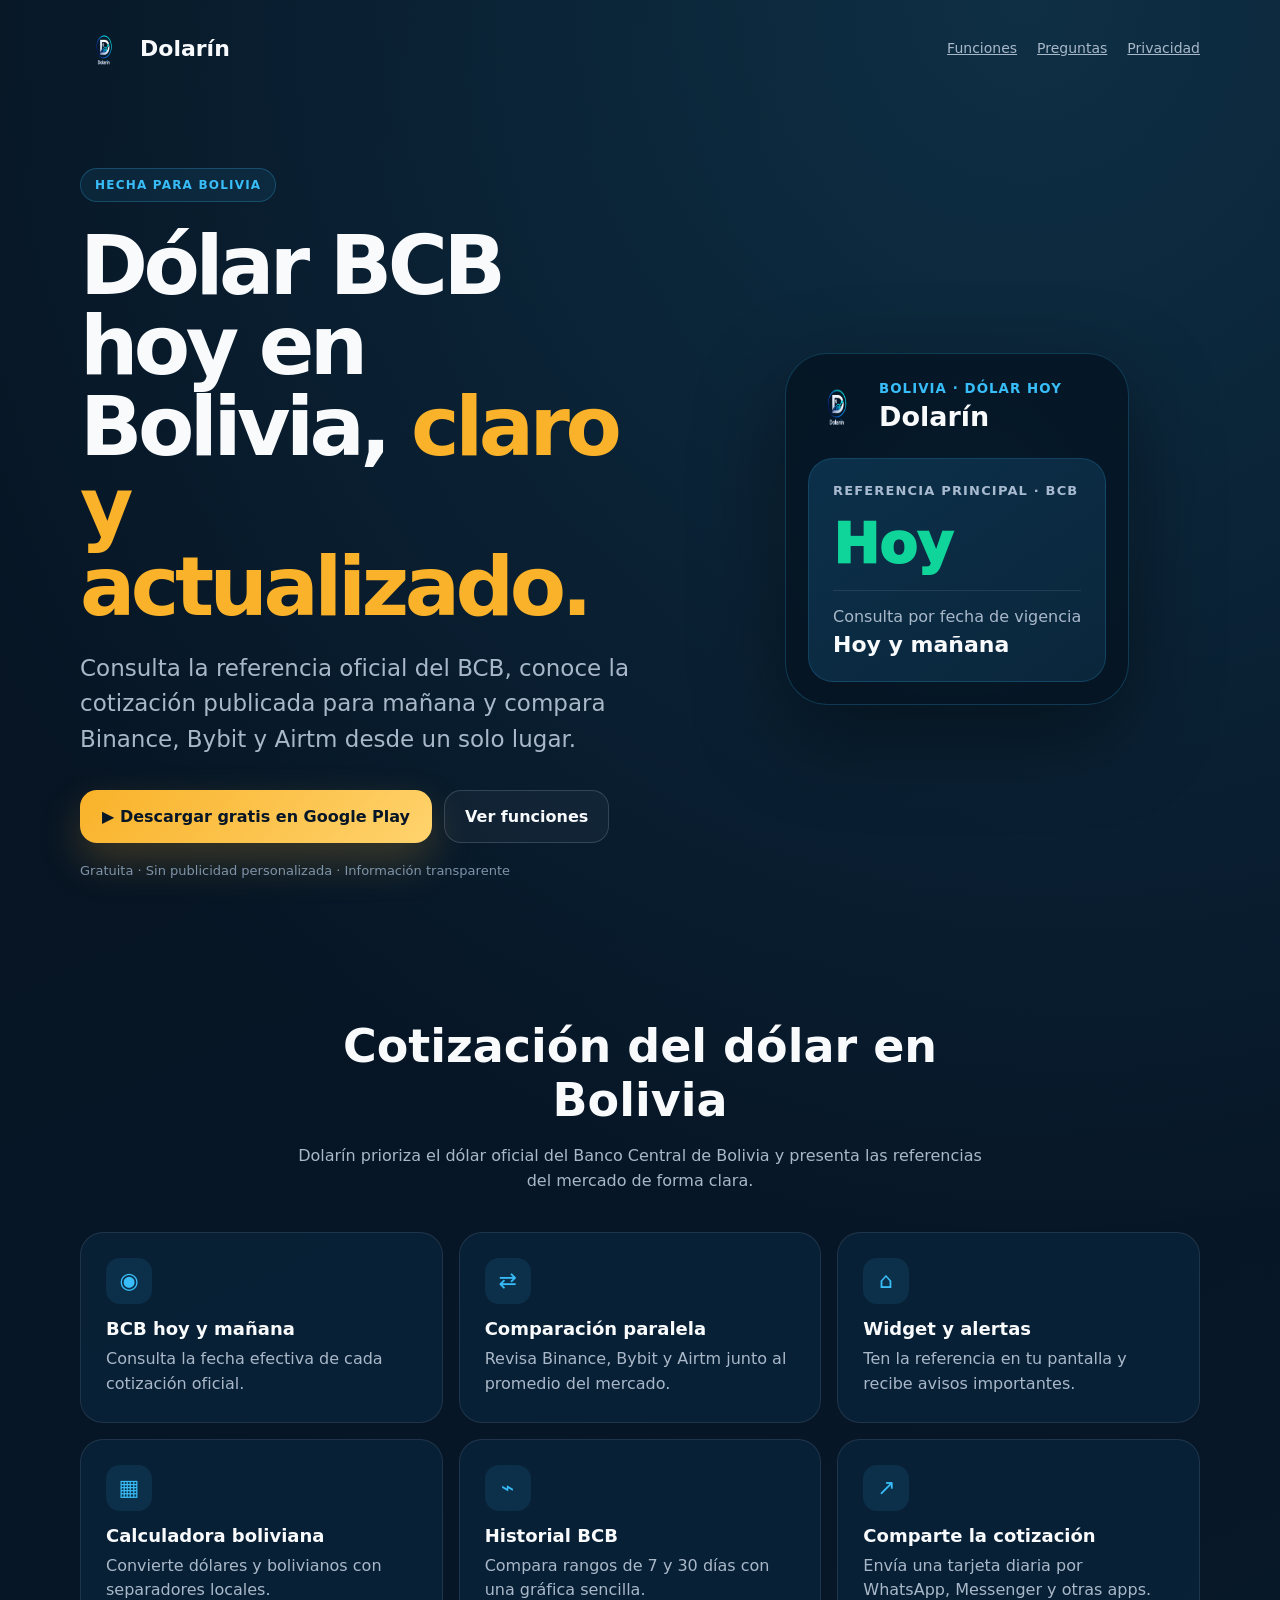
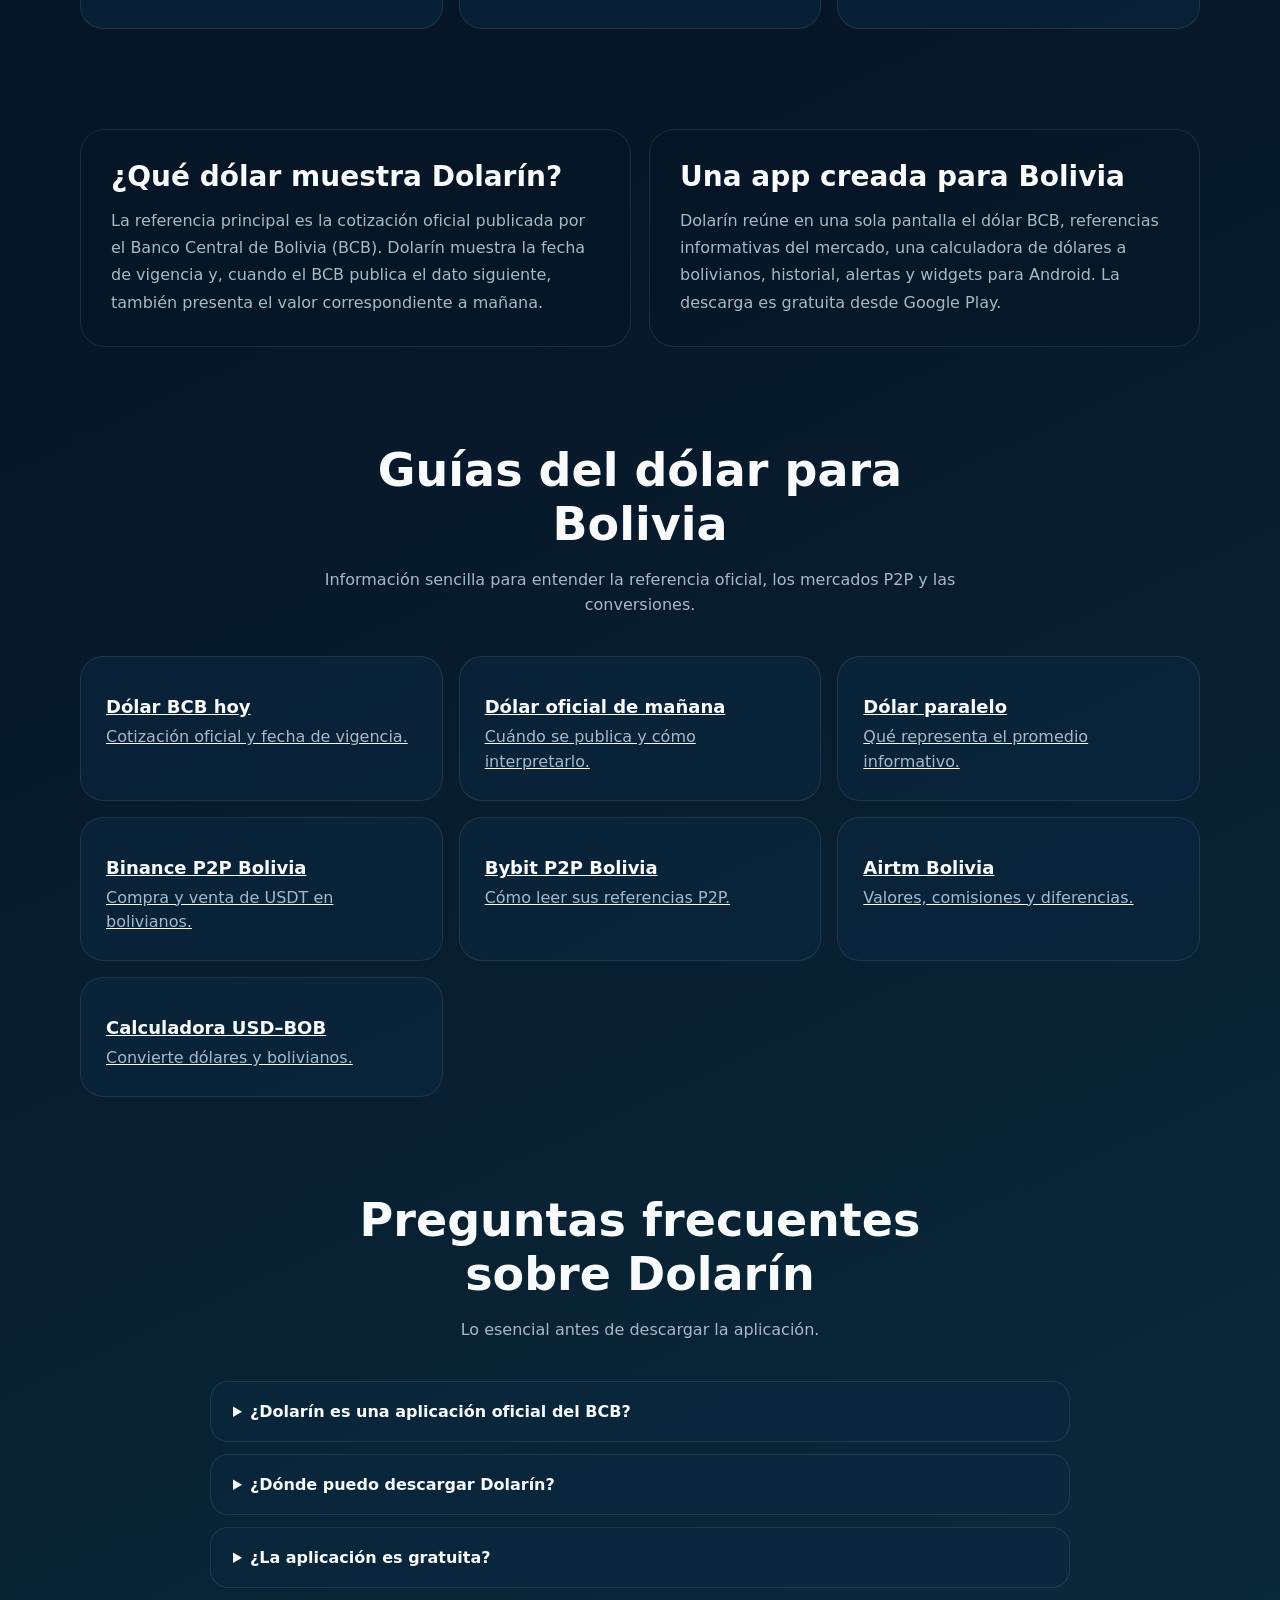
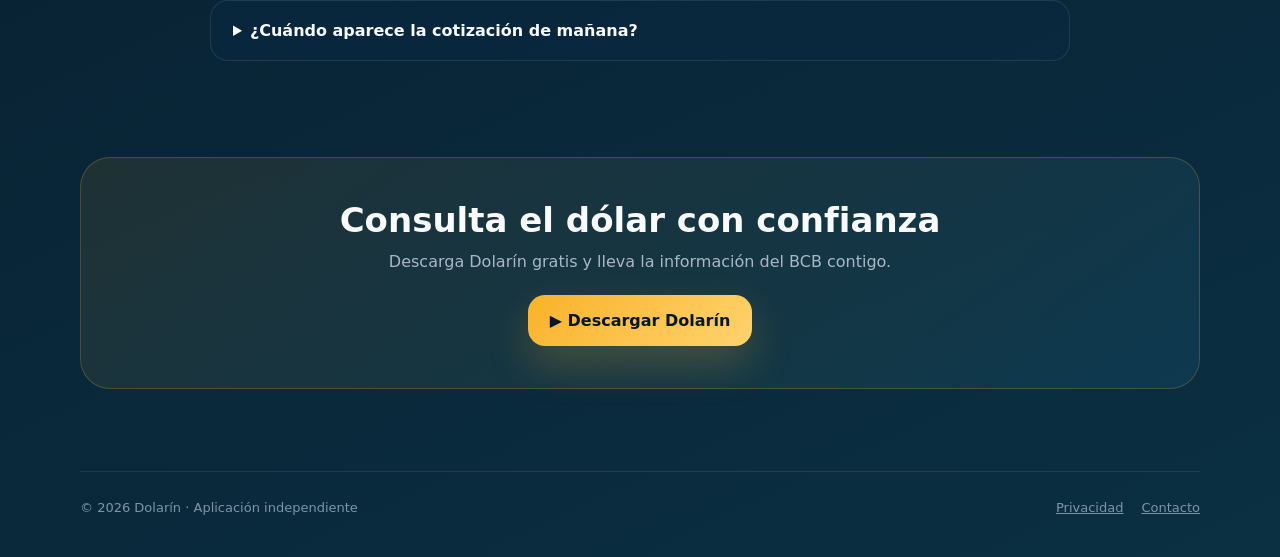
<file: index.html>
<!doctype html>
<html lang="es-BO">
<head>
  <meta charset="utf-8">
  <meta name="viewport" content="width=device-width,initial-scale=1">
  <meta name="description" content="Consulta el dólar oficial del BCB hoy y la cotización publicada para mañana. Descarga Dolarín gratis para Android: alertas, widget, calculadora e historial para Bolivia.">
  <meta name="robots" content="index,follow,max-image-preview:large,max-snippet:-1,max-video-preview:-1">
  <meta name="google-site-verification" content="KPNV6HOY-kZ0FuKUwuvfNQfS7Q8I2w4WqFwZqzmt9VY">
  <meta name="application-name" content="Dolarín">
  <meta name="apple-mobile-web-app-title" content="Dolarín">
  <link rel="canonical" href="https://portacris.github.io/dolarin/">
  <link rel="icon" href="assets/logo.png" type="image/png">
  <link rel="apple-touch-icon" href="assets/logo.png">
  <meta property="og:type" content="website">
  <meta property="og:locale" content="es_BO">
  <meta property="og:site_name" content="Dolarín">
  <meta property="og:title" content="Dolarín – Dólar BCB hoy en Bolivia">
  <meta property="og:description" content="Consulta el dólar oficial del BCB para hoy y mañana. Descarga gratis Dolarín para Android.">
  <meta property="og:url" content="https://portacris.github.io/dolarin/">
  <meta property="og:image" content="https://portacris.github.io/dolarin/assets/logo.png">
  <meta property="og:image:alt" content="Logo de la aplicación Dolarín Bolivia">
  <meta name="twitter:card" content="summary_large_image">
  <meta name="twitter:title" content="Dolarín – Dólar BCB hoy en Bolivia">
  <meta name="twitter:description" content="Dólar oficial del BCB hoy y mañana en una app gratuita para Bolivia.">
  <meta name="twitter:image" content="https://portacris.github.io/dolarin/assets/logo.png">
  <meta name="theme-color" content="#071728">
  <title>Dólar BCB hoy en Bolivia | Dolarín</title>
  <script type="application/ld+json">
  {
    "@context": "https://schema.org",
    "@graph": [
      {
        "@type": "WebSite",
        "@id": "https://portacris.github.io/dolarin/#website",
        "url": "https://portacris.github.io/dolarin/",
        "name": "Dolarín",
        "alternateName": ["Dolarín Bolivia", "Dólar Bolivia"],
        "inLanguage": "es-BO"
      },
      {
        "@type": "MobileApplication",
        "@id": "https://portacris.github.io/dolarin/#app",
        "name": "Dolarín",
        "operatingSystem": "Android",
        "applicationCategory": "FinanceApplication",
        "description": "Aplicación Android gratuita para consultar la cotización oficial del dólar del Banco Central de Bolivia para hoy y mañana, usar una calculadora, revisar el historial y recibir alertas.",
        "url": "https://portacris.github.io/dolarin/",
        "downloadUrl": "https://play.google.com/store/apps/details?id=com.dolarin.bolivia",
        "installUrl": "https://play.google.com/store/apps/details?id=com.dolarin.bolivia",
        "image": "https://portacris.github.io/dolarin/assets/logo.png",
        "featureList": ["Cotización oficial del BCB para hoy y mañana", "Widget para Android", "Notificaciones", "Calculadora de dólares y bolivianos", "Historial del BCB"],
        "inLanguage": "es-BO",
        "offers": {
          "@type": "Offer",
          "price": "0",
          "priceCurrency": "BOB"
        }
      },
      {
        "@type": "Organization",
        "@id": "https://portacris.github.io/dolarin/#organization",
        "name": "Dolarín",
        "url": "https://portacris.github.io/dolarin/",
        "logo": "https://portacris.github.io/dolarin/assets/logo.png",
        "sameAs": ["https://play.google.com/store/apps/details?id=com.dolarin.bolivia"]
      }
    ]
  }
  </script>
  <style>
    :root { color-scheme: dark; --bg:#071728; --panel:#0b2941; --text:#f8fafc; --muted:#a9b8c9; --blue:#38bdf8; --gold:#f9b229; --green:#10d59a; }
    * { box-sizing:border-box; }
    html { scroll-behavior:smooth; }
    body { margin:0; min-height:100vh; font-family:Inter,system-ui,-apple-system,"Segoe UI",sans-serif; color:var(--text); background:radial-gradient(circle at 80% 0,rgba(56,189,248,.16),transparent 32%),linear-gradient(155deg,#061321,var(--bg) 48%,#0a3042); }
    a { color:inherit; }
    .wrap { width:min(1120px,calc(100% - 36px)); margin:auto; }
    nav { display:flex; align-items:center; justify-content:space-between; padding:24px 0; }
    .brand { display:flex; align-items:center; gap:12px; font-size:22px; font-weight:900; text-decoration:none; }
    .brand img { width:48px; height:48px; border-radius:14px; }
    .nav-links { display:flex; gap:20px; color:var(--muted); font-size:14px; }
    .hero { display:grid; grid-template-columns:1.08fr .92fr; gap:64px; align-items:center; padding:72px 0 96px; }
    .eyebrow { display:inline-flex; padding:9px 14px; border:1px solid rgba(56,189,248,.25); border-radius:999px; color:var(--blue); background:rgba(56,189,248,.08); font-weight:800; letter-spacing:.1em; font-size:12px; }
    h1 { max-width:720px; margin:24px 0 20px; font-size:clamp(46px,7vw,82px); line-height:.98; letter-spacing:-.055em; }
    h1 span { color:var(--gold); }
    .lead { max-width:650px; color:var(--muted); font-size:clamp(18px,2.2vw,23px); line-height:1.55; }
    .actions { display:flex; flex-wrap:wrap; gap:12px; margin-top:32px; }
    .play { display:inline-flex; align-items:center; gap:12px; padding:16px 22px; border-radius:17px; color:#071626; background:linear-gradient(135deg,var(--gold),#ffd36d); box-shadow:0 18px 42px rgba(249,178,41,.22); font-weight:900; text-decoration:none; }
    .secondary { display:inline-flex; align-items:center; padding:16px 20px; border:1px solid rgba(148,163,184,.25); border-radius:17px; color:var(--text); background:rgba(255,255,255,.04); text-decoration:none; font-weight:750; }
    .trust { margin-top:20px; color:#7f94a9; font-size:13px; }
    .phone { position:relative; max-width:410px; margin:auto; padding:22px; border:1px solid rgba(56,189,248,.22); border-radius:42px; background:rgba(4,18,33,.78); box-shadow:0 30px 90px rgba(0,0,0,.42); }
    .phone::before { content:""; position:absolute; inset:-30px; z-index:-1; border-radius:60px; background:radial-gradient(circle,rgba(56,189,248,.16),transparent 65%); }
    .phone-head { display:flex; align-items:center; gap:13px; }
    .phone-head img { width:58px; height:58px; border-radius:18px; }
    .phone small { color:var(--blue); font-weight:800; letter-spacing:.08em; }
    .phone h2 { margin:4px 0 0; font-size:27px; }
    .rate { margin-top:24px; padding:24px; border-radius:25px; background:linear-gradient(145deg,#0c304a,#0a263b); border:1px solid rgba(56,189,248,.18); }
    .rate-label { color:#a8bad0; font-size:13px; font-weight:800; letter-spacing:.09em; }
    .rate-value { margin:14px 0; color:var(--green); font-size:55px; font-weight:950; }
    .tomorrow { padding-top:16px; border-top:1px solid rgba(148,163,184,.16); color:var(--muted); }
    .tomorrow strong { display:block; margin-top:6px; color:var(--text); font-size:22px; }
    .features { padding:32px 0 100px; }
    .section-title { max-width:700px; margin:0 auto 38px; text-align:center; }
    .section-title h2 { margin:0 0 12px; font-size:clamp(30px,4vw,46px); }
    .section-title p { color:var(--muted); line-height:1.6; }
    .grid { display:grid; grid-template-columns:repeat(3,1fr); gap:16px; }
    .feature { padding:25px; border:1px solid rgba(148,163,184,.16); border-radius:23px; background:rgba(11,41,65,.58); }
    .feature b { display:block; margin:14px 0 8px; font-size:18px; }
    .feature p { margin:0; color:var(--muted); line-height:1.55; }
    .icon { display:grid; place-items:center; width:46px; height:46px; border-radius:14px; color:var(--blue); background:rgba(56,189,248,.1); font-size:22px; }
    .cta { margin-bottom:82px; padding:42px; border:1px solid rgba(249,178,41,.22); border-radius:30px; text-align:center; background:linear-gradient(145deg,rgba(249,178,41,.09),rgba(56,189,248,.08)); }
    .cta h2 { margin:0 0 12px; font-size:34px; }
    .cta p { margin:0 0 24px; color:var(--muted); }
    .info { padding:0 0 96px; }
    .info-grid { display:grid; grid-template-columns:1fr 1fr; gap:18px; }
    .info-card { padding:30px; border:1px solid rgba(148,163,184,.16); border-radius:25px; background:rgba(7,23,40,.68); }
    .info-card h2 { margin:0 0 14px; font-size:28px; }
    .info-card p { margin:0; color:var(--muted); line-height:1.7; }
    .faq { padding:0 0 96px; }
    .faq-list { max-width:860px; margin:auto; display:grid; gap:12px; }
    details { padding:20px 22px; border:1px solid rgba(148,163,184,.16); border-radius:18px; background:rgba(11,41,65,.52); }
    summary { cursor:pointer; font-weight:850; }
    details p { margin:13px 0 0; color:var(--muted); line-height:1.65; }
    footer { display:flex; justify-content:space-between; gap:20px; padding:28px 0 42px; border-top:1px solid rgba(148,163,184,.15); color:#7f94a9; font-size:13px; }
    footer div { display:flex; gap:18px; }
    @media(max-width:780px){ .nav-links{display:none}.hero{grid-template-columns:1fr;padding:42px 0 72px}.grid,.info-grid{grid-template-columns:1fr}.phone{width:min(100%,410px)}footer{flex-direction:column}.cta{padding:30px 20px} }
  </style>
</head>
<body>
  <div class="wrap">
    <nav>
      <a class="brand" href="#"><img src="assets/logo.png" alt="Logo de Dolarín">Dolarín</a>
      <div class="nav-links"><a href="#funciones">Funciones</a><a href="#preguntas">Preguntas</a><a href="https://portacris.github.io/dolarin/privacy.html">Privacidad</a></div>
    </nav>
    <main>
      <section class="hero">
        <div>
          <span class="eyebrow">HECHA PARA BOLIVIA</span>
          <h1>Dólar BCB hoy en Bolivia, <span>claro y actualizado.</span></h1>
          <p class="lead">Consulta la referencia oficial del BCB, conoce la cotización publicada para mañana y compara Binance, Bybit y Airtm desde un solo lugar.</p>
          <div class="actions">
            <a class="play" href="https://play.google.com/store/apps/details?id=com.dolarin.bolivia">▶ Descargar gratis en Google Play</a>
            <a class="secondary" href="#funciones">Ver funciones</a>
          </div>
          <p class="trust">Gratuita · Sin publicidad personalizada · Información transparente</p>
        </div>
        <div class="phone" aria-label="Vista previa de Dolarín">
          <div class="phone-head"><img src="assets/logo.png" alt="Ícono de Dolarín"><div><small>BOLIVIA · DÓLAR HOY</small><h2>Dolarín</h2></div></div>
          <div class="rate"><div class="rate-label">REFERENCIA PRINCIPAL · BCB</div><div class="rate-value">Hoy</div><div class="tomorrow">Consulta por fecha de vigencia<strong>Hoy y mañana</strong></div></div>
        </div>
      </section>
      <section class="features" id="funciones">
        <div class="section-title"><h2>Cotización del dólar en Bolivia</h2><p>Dolarín prioriza el dólar oficial del Banco Central de Bolivia y presenta las referencias del mercado de forma clara.</p></div>
        <div class="grid">
          <article class="feature"><span class="icon">◉</span><b>BCB hoy y mañana</b><p>Consulta la fecha efectiva de cada cotización oficial.</p></article>
          <article class="feature"><span class="icon">⇄</span><b>Comparación paralela</b><p>Revisa Binance, Bybit y Airtm junto al promedio del mercado.</p></article>
          <article class="feature"><span class="icon">⌂</span><b>Widget y alertas</b><p>Ten la referencia en tu pantalla y recibe avisos importantes.</p></article>
          <article class="feature"><span class="icon">▦</span><b>Calculadora boliviana</b><p>Convierte dólares y bolivianos con separadores locales.</p></article>
          <article class="feature"><span class="icon">⌁</span><b>Historial BCB</b><p>Compara rangos de 7 y 30 días con una gráfica sencilla.</p></article>
          <article class="feature"><span class="icon">↗</span><b>Comparte la cotización</b><p>Envía una tarjeta diaria por WhatsApp, Messenger y otras apps.</p></article>
        </div>
      </section>
      <section class="info" aria-label="Información sobre la cotización del dólar en Bolivia">
        <div class="info-grid">
          <article class="info-card"><h2>¿Qué dólar muestra Dolarín?</h2><p>La referencia principal es la cotización oficial publicada por el Banco Central de Bolivia (BCB). Dolarín muestra la fecha de vigencia y, cuando el BCB publica el dato siguiente, también presenta el valor correspondiente a mañana.</p></article>
          <article class="info-card"><h2>Una app creada para Bolivia</h2><p>Dolarín reúne en una sola pantalla el dólar BCB, referencias informativas del mercado, una calculadora de dólares a bolivianos, historial, alertas y widgets para Android. La descarga es gratuita desde Google Play.</p></article>
        </div>
      </section>
      <section class="faq" aria-label="Guías del dólar en Bolivia">
        <div class="section-title"><h2>Guías del dólar para Bolivia</h2><p>Información sencilla para entender la referencia oficial, los mercados P2P y las conversiones.</p></div>
        <div class="grid">
          <a class="feature" href="dolar-bcb-hoy.html"><b>Dólar BCB hoy</b><p>Cotización oficial y fecha de vigencia.</p></a>
          <a class="feature" href="dolar-bcb-manana.html"><b>Dólar oficial de mañana</b><p>Cuándo se publica y cómo interpretarlo.</p></a>
          <a class="feature" href="dolar-paralelo-bolivia.html"><b>Dólar paralelo</b><p>Qué representa el promedio informativo.</p></a>
          <a class="feature" href="binance-p2p-bolivia.html"><b>Binance P2P Bolivia</b><p>Compra y venta de USDT en bolivianos.</p></a>
          <a class="feature" href="bybit-p2p-bolivia.html"><b>Bybit P2P Bolivia</b><p>Cómo leer sus referencias P2P.</p></a>
          <a class="feature" href="airtm-bolivia.html"><b>Airtm Bolivia</b><p>Valores, comisiones y diferencias.</p></a>
          <a class="feature" href="calculadora-dolar-boliviano.html"><b>Calculadora USD–BOB</b><p>Convierte dólares y bolivianos.</p></a>
        </div>
      </section>
      <section class="faq" id="preguntas">
        <div class="section-title"><h2>Preguntas frecuentes sobre Dolarín</h2><p>Lo esencial antes de descargar la aplicación.</p></div>
        <div class="faq-list">
          <details><summary>¿Dolarín es una aplicación oficial del BCB?</summary><p>No. Dolarín es una aplicación independiente que presenta la cotización oficial publicada por el Banco Central de Bolivia y no representa ni pertenece al BCB.</p></details>
          <details><summary>¿Dónde puedo descargar Dolarín?</summary><p>Dolarín está disponible para Android en Google Play. Usa únicamente el enlace oficial de esta página para instalar la aplicación con seguridad.</p></details>
          <details><summary>¿La aplicación es gratuita?</summary><p>Sí. Dolarín se descarga gratis e incluye la consulta del dólar BCB, calculadora, historial, notificaciones y widgets.</p></details>
          <details><summary>¿Cuándo aparece la cotización de mañana?</summary><p>Cuando el BCB publica una nueva cotización, Dolarín identifica su fecha de vigencia y la muestra como el valor de mañana hasta que comienza ese día.</p></details>
        </div>
      </section>
      <section class="cta"><h2>Consulta el dólar con confianza</h2><p>Descarga Dolarín gratis y lleva la información del BCB contigo.</p><a class="play" href="https://play.google.com/store/apps/details?id=com.dolarin.bolivia">▶ Descargar Dolarín</a></section>
    </main>
    <footer><span>© 2026 Dolarín · Aplicación independiente</span><div><a href="https://portacris.github.io/dolarin/privacy.html">Privacidad</a><a href="mailto:portacris93@gmail.com">Contacto</a></div></footer>
  </div>
</body>
</html>
</file>
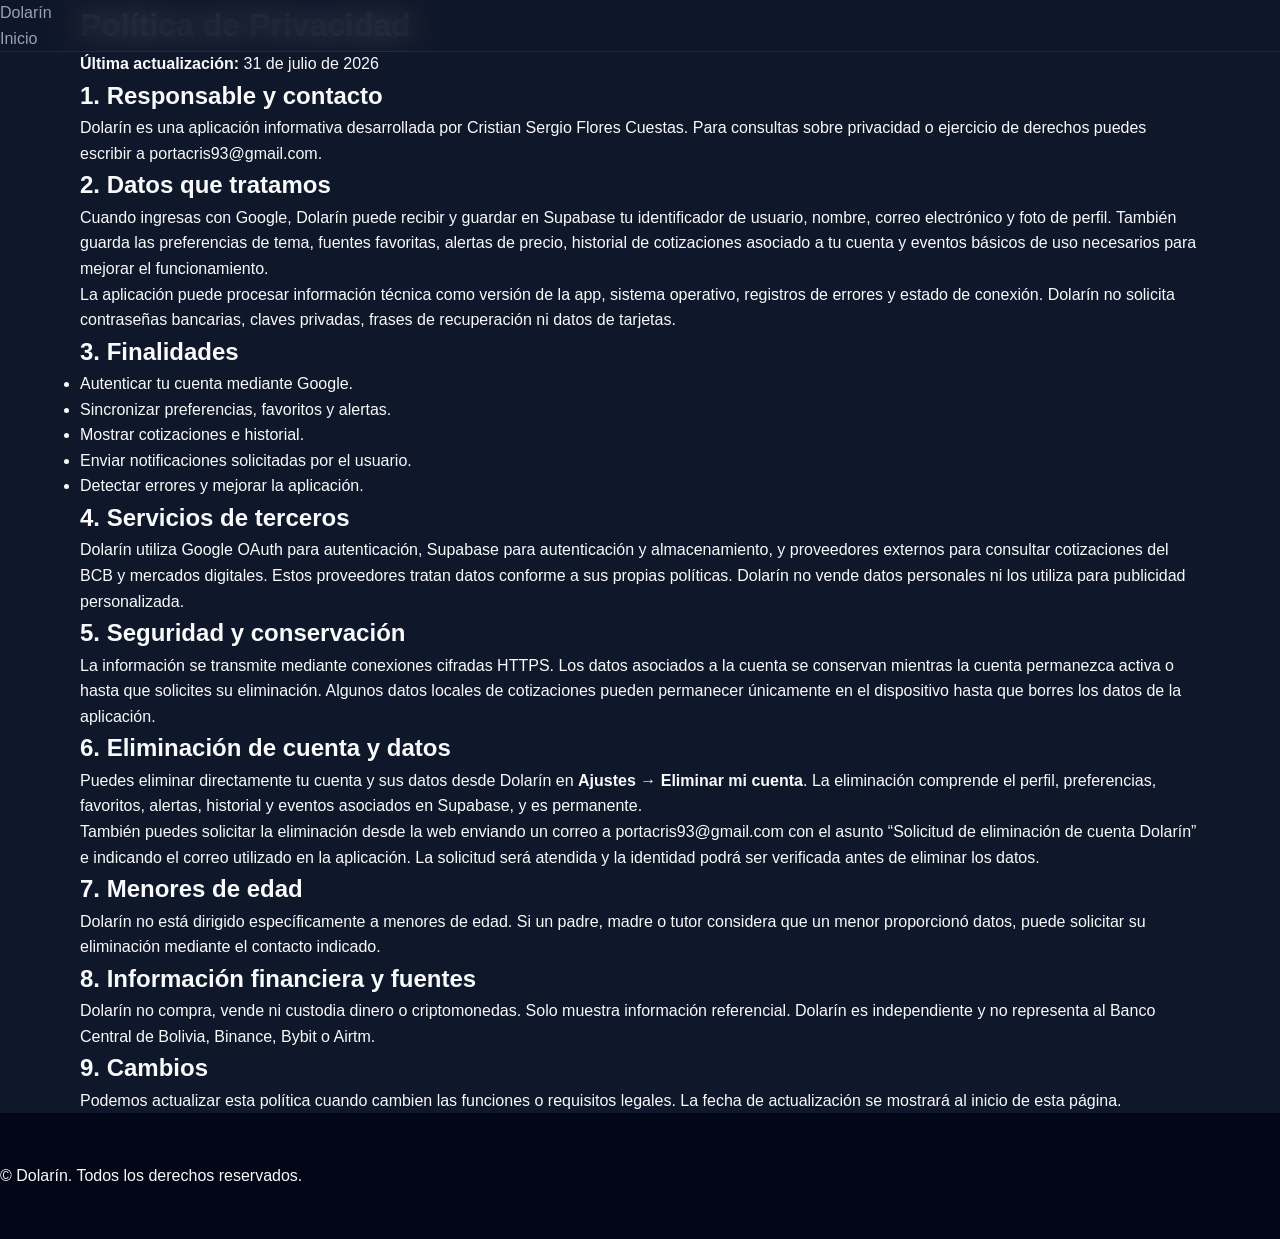
<file: privacy.html>
<!DOCTYPE html>
<html lang="es">
<head>
  <meta charset="UTF-8">
  <meta name="viewport" content="width=device-width, initial-scale=1.0">
  <title>Política de Privacidad | Dolarín</title>
  <meta name="description" content="Política de privacidad, tratamiento y eliminación de datos de Dolarín.">
  <link rel="stylesheet" href="style.css">
</head>
<body>
  <nav class="navbar"><div class="nav-container"><a href="index.html" class="logo">Dolarín</a><div class="nav-links"><a href="index.html">Inicio</a></div></div></nav>
  <main class="container legal-page">
    <h1>Política de Privacidad</h1>
    <p><strong>Última actualización:</strong> 31 de julio de 2026</p>

    <h2>1. Responsable y contacto</h2>
    <p>Dolarín es una aplicación informativa desarrollada por Cristian Sergio Flores Cuestas. Para consultas sobre privacidad o ejercicio de derechos puedes escribir a <a href="mailto:portacris93@gmail.com">portacris93@gmail.com</a>.</p>

    <h2>2. Datos que tratamos</h2>
    <p>Cuando ingresas con Google, Dolarín puede recibir y guardar en Supabase tu identificador de usuario, nombre, correo electrónico y foto de perfil. También guarda las preferencias de tema, fuentes favoritas, alertas de precio, historial de cotizaciones asociado a tu cuenta y eventos básicos de uso necesarios para mejorar el funcionamiento.</p>
    <p>La aplicación puede procesar información técnica como versión de la app, sistema operativo, registros de errores y estado de conexión. Dolarín no solicita contraseñas bancarias, claves privadas, frases de recuperación ni datos de tarjetas.</p>

    <h2>3. Finalidades</h2>
    <ul><li>Autenticar tu cuenta mediante Google.</li><li>Sincronizar preferencias, favoritos y alertas.</li><li>Mostrar cotizaciones e historial.</li><li>Enviar notificaciones solicitadas por el usuario.</li><li>Detectar errores y mejorar la aplicación.</li></ul>

    <h2>4. Servicios de terceros</h2>
    <p>Dolarín utiliza Google OAuth para autenticación, Supabase para autenticación y almacenamiento, y proveedores externos para consultar cotizaciones del BCB y mercados digitales. Estos proveedores tratan datos conforme a sus propias políticas. Dolarín no vende datos personales ni los utiliza para publicidad personalizada.</p>

    <h2>5. Seguridad y conservación</h2>
    <p>La información se transmite mediante conexiones cifradas HTTPS. Los datos asociados a la cuenta se conservan mientras la cuenta permanezca activa o hasta que solicites su eliminación. Algunos datos locales de cotizaciones pueden permanecer únicamente en el dispositivo hasta que borres los datos de la aplicación.</p>

    <h2>6. Eliminación de cuenta y datos</h2>
    <p>Puedes eliminar directamente tu cuenta y sus datos desde Dolarín en <strong>Ajustes → Eliminar mi cuenta</strong>. La eliminación comprende el perfil, preferencias, favoritos, alertas, historial y eventos asociados en Supabase, y es permanente.</p>
    <p>También puedes solicitar la eliminación desde la web enviando un correo a <a href="mailto:portacris93@gmail.com?subject=Solicitud%20de%20eliminación%20de%20cuenta%20Dolarín">portacris93@gmail.com</a> con el asunto “Solicitud de eliminación de cuenta Dolarín” e indicando el correo utilizado en la aplicación. La solicitud será atendida y la identidad podrá ser verificada antes de eliminar los datos.</p>

    <h2>7. Menores de edad</h2>
    <p>Dolarín no está dirigido específicamente a menores de edad. Si un padre, madre o tutor considera que un menor proporcionó datos, puede solicitar su eliminación mediante el contacto indicado.</p>

    <h2>8. Información financiera y fuentes</h2>
    <p>Dolarín no compra, vende ni custodia dinero o criptomonedas. Solo muestra información referencial. Dolarín es independiente y no representa al Banco Central de Bolivia, Binance, Bybit o Airtm.</p>

    <h2>9. Cambios</h2>
    <p>Podemos actualizar esta política cuando cambien las funciones o requisitos legales. La fecha de actualización se mostrará al inicio de esta página.</p>
  </main>
  <footer><p>© Dolarín. Todos los derechos reservados.</p></footer>
</body>
</html>
</file>
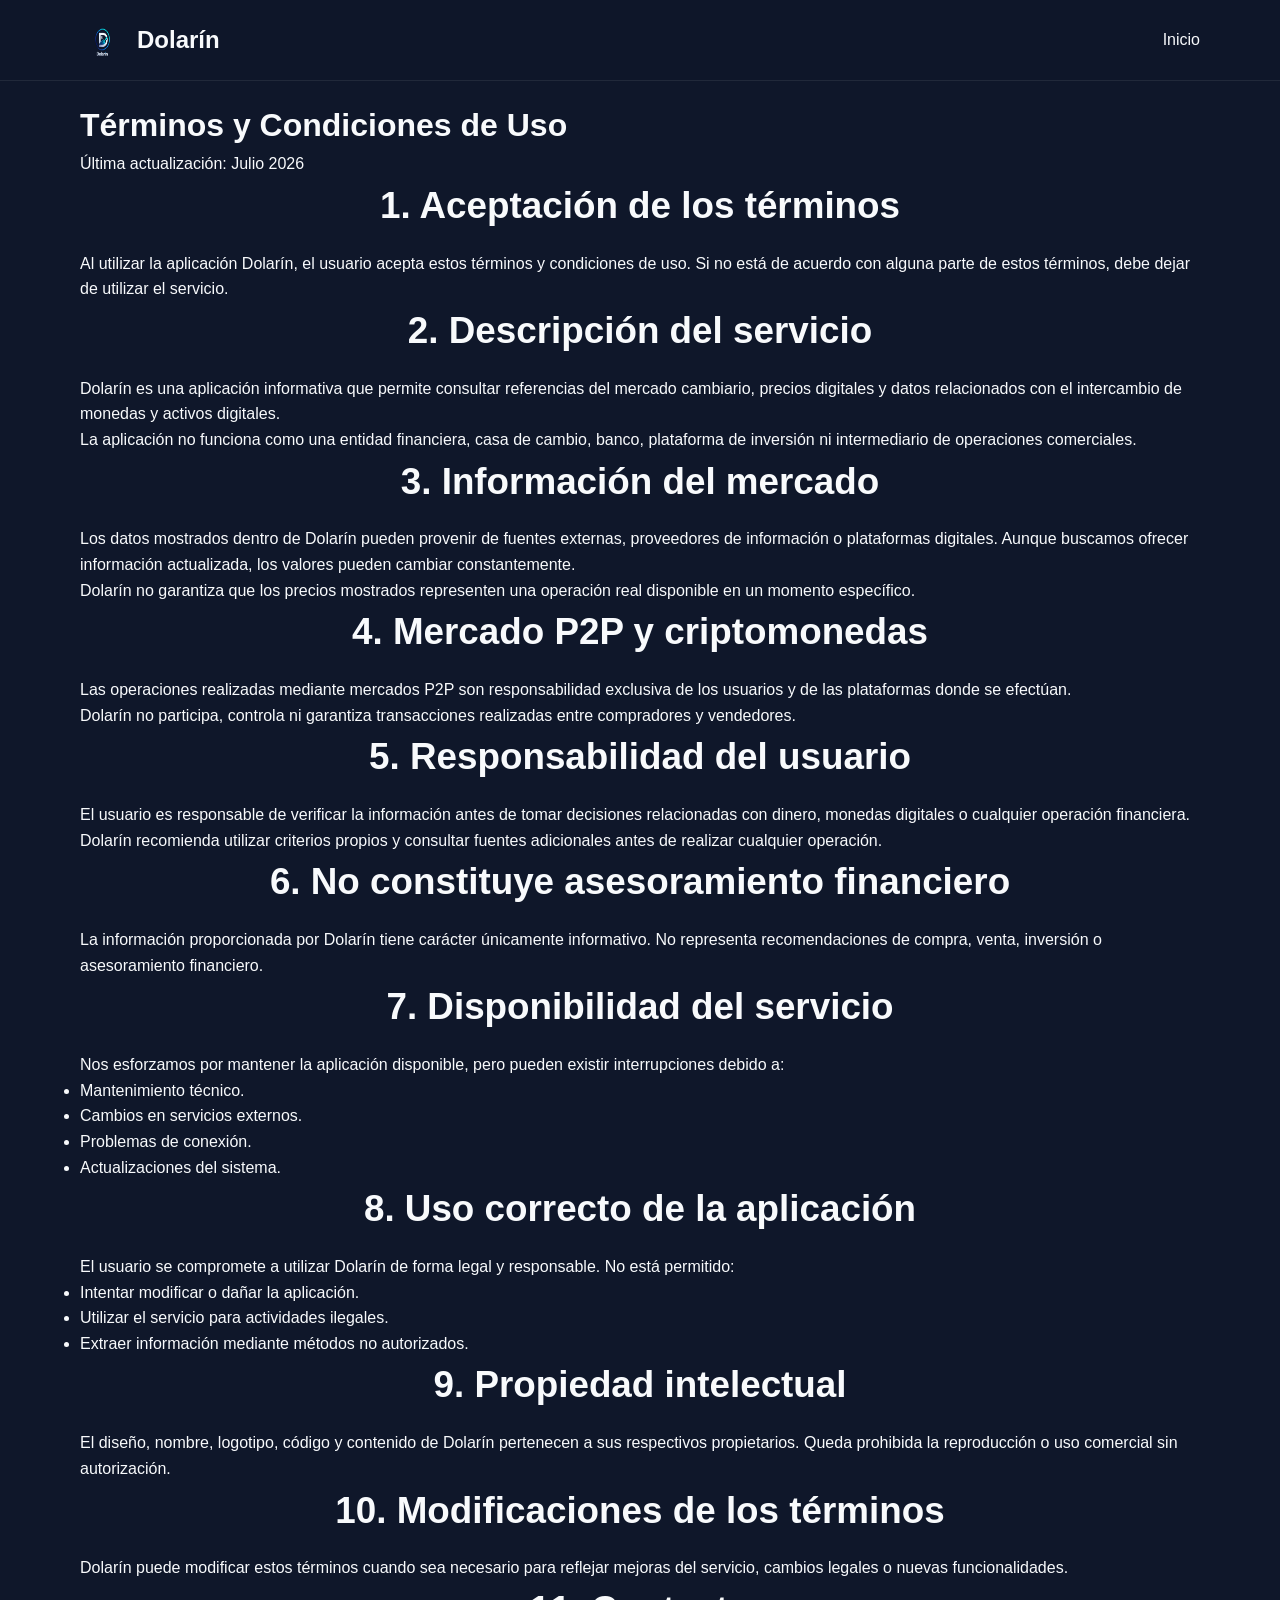
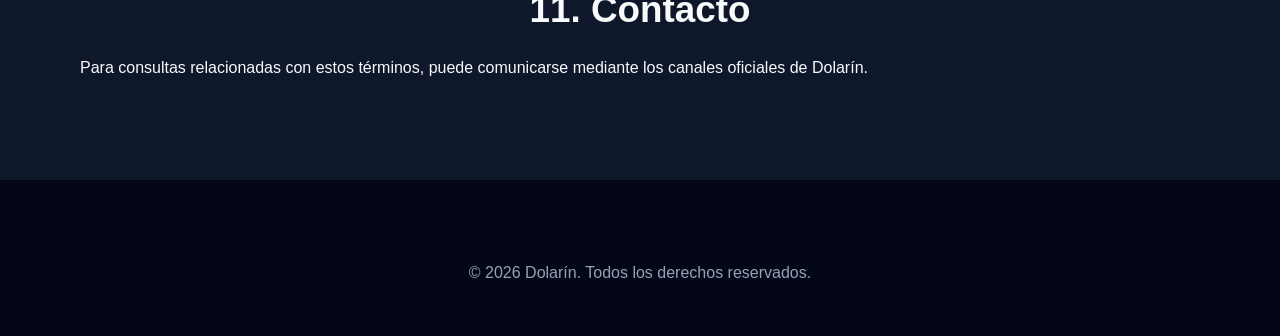
<file: terms.html>
<!DOCTYPE html>
<html lang="es">

<head>

<meta charset="UTF-8">

<meta name="viewport"
content="width=device-width, initial-scale=1.0">


<title>
Términos y Condiciones | Dolarín
</title>


<meta name="description"
content="Términos y condiciones de uso de la aplicación Dolarín.">


<link rel="stylesheet"
href="style.css">


</head>



<body>




<header class="navbar">


<div class="container nav-content">


<div class="brand">


<img src="assets/logo.png"
alt="Dolarín">


<span>
Dolarín
</span>


</div>



<a href="index.html">
Inicio
</a>


</div>


</header>







<main class="section">


<div class="container">



<h1>
Términos y Condiciones de Uso
</h1>



<p>
Última actualización:
Julio 2026
</p>







<h2>
1. Aceptación de los términos
</h2>


<p>

Al utilizar la aplicación Dolarín,
el usuario acepta estos términos y condiciones
de uso.

Si no está de acuerdo con alguna parte de estos
términos, debe dejar de utilizar el servicio.

</p>








<h2>
2. Descripción del servicio
</h2>


<p>

Dolarín es una aplicación informativa que permite
consultar referencias del mercado cambiario,
precios digitales y datos relacionados con
el intercambio de monedas y activos digitales.

</p>


<p>

La aplicación no funciona como una entidad financiera,
casa de cambio, banco, plataforma de inversión
ni intermediario de operaciones comerciales.

</p>








<h2>
3. Información del mercado
</h2>


<p>

Los datos mostrados dentro de Dolarín pueden provenir
de fuentes externas, proveedores de información
o plataformas digitales.

Aunque buscamos ofrecer información actualizada,
los valores pueden cambiar constantemente.

</p>


<p>

Dolarín no garantiza que los precios mostrados
representen una operación real disponible
en un momento específico.

</p>








<h2>
4. Mercado P2P y criptomonedas
</h2>


<p>

Las operaciones realizadas mediante mercados P2P
son responsabilidad exclusiva de los usuarios
y de las plataformas donde se efectúan.

</p>


<p>

Dolarín no participa, controla ni garantiza
transacciones realizadas entre compradores
y vendedores.

</p>








<h2>
5. Responsabilidad del usuario
</h2>


<p>

El usuario es responsable de verificar la información
antes de tomar decisiones relacionadas con dinero,
monedas digitales o cualquier operación financiera.

</p>


<p>

Dolarín recomienda utilizar criterios propios
y consultar fuentes adicionales antes de realizar
cualquier operación.

</p>








<h2>
6. No constituye asesoramiento financiero
</h2>


<p>

La información proporcionada por Dolarín tiene
carácter únicamente informativo.

No representa recomendaciones de compra,
venta, inversión o asesoramiento financiero.

</p>








<h2>
7. Disponibilidad del servicio
</h2>


<p>

Nos esforzamos por mantener la aplicación disponible,
pero pueden existir interrupciones debido a:

</p>


<ul>


<li>
Mantenimiento técnico.
</li>


<li>
Cambios en servicios externos.
</li>


<li>
Problemas de conexión.
</li>


<li>
Actualizaciones del sistema.
</li>


</ul>








<h2>
8. Uso correcto de la aplicación
</h2>


<p>

El usuario se compromete a utilizar Dolarín
de forma legal y responsable.

No está permitido:

</p>



<ul>

<li>
Intentar modificar o dañar la aplicación.
</li>


<li>
Utilizar el servicio para actividades ilegales.
</li>


<li>
Extraer información mediante métodos no autorizados.
</li>


</ul>








<h2>
9. Propiedad intelectual
</h2>


<p>

El diseño, nombre, logotipo, código y contenido
de Dolarín pertenecen a sus respectivos propietarios.

Queda prohibida la reproducción o uso comercial
sin autorización.

</p>








<h2>
10. Modificaciones de los términos
</h2>


<p>

Dolarín puede modificar estos términos cuando sea
necesario para reflejar mejoras del servicio,
cambios legales o nuevas funcionalidades.

</p>








<h2>
11. Contacto
</h2>


<p>

Para consultas relacionadas con estos términos,
puede comunicarse mediante los canales oficiales
de Dolarín.

</p>






</div>


</main>







<footer>


<div class="container">


<p class="copyright">

© <span id="year"></span>
Dolarín.
Todos los derechos reservados.

</p>


</div>


</footer>







<script src="app.js"></script>


</body>


</html>
</file>
<file: style.css>
/* =====================================================
   DOLARÍN - ESTILOS PRINCIPALES
   Diseño Material 3 / Fintech Dark
===================================================== */


/* ===============================
   VARIABLES
================================ */

:root {

    --background:
    #0f172a;

    --surface:
    #111827;

    --surface-light:
    #1e293b;

    --primary:
    #2563eb;

    --primary-light:
    #3b82f6;

    --success:
    #22c55e;

    --text:
    #f8fafc;

    --text-secondary:
    #94a3b8;

    --border:
    rgba(255,255,255,0.08);


    --radius:
    24px;


    --shadow:
    0 20px 50px rgba(0,0,0,.35);


}





/* ===============================
   RESET
================================ */


* {

    margin:0;

    padding:0;

    box-sizing:border-box;

}



html {

    scroll-behavior:smooth;

}



body {


    font-family:
    'Inter',
    sans-serif;


    background:
    var(--background);


    color:
    var(--text);


    line-height:
    1.6;

}



img {

    max-width:100%;

    display:block;

}



a {

    text-decoration:none;

    color:inherit;

}



.container {


    width:
    min(1120px,90%);


    margin:auto;


}






/* ===============================
   NAVBAR
================================ */


.navbar {


    position:
    fixed;


    top:0;


    width:100%;


    z-index:1000;


    backdrop-filter:
    blur(15px);


    background:
    rgba(15,23,42,.75);


    border-bottom:
    1px solid var(--border);


}



.nav-content {


    height:
    80px;


    display:flex;


    align-items:center;


    justify-content:space-between;


}



.brand {


    display:flex;


    align-items:center;


    gap:12px;


    font-size:1.5rem;


    font-weight:800;


}



.brand img {


    width:45px;


    height:45px;


    border-radius:14px;


}





nav {


    display:flex;


    gap:35px;


}



nav a {


    color:
    var(--text-secondary);


    font-weight:500;


    transition:.3s;


}



nav a:hover {


    color:
    white;


}



.menu-button {


    display:none;


    background:none;


    border:0;


    color:white;


}







/* ===============================
   HERO
================================ */


.hero {


    min-height:
    100vh;


    display:flex;


    align-items:center;


    padding-top:
    100px;


    background:


    radial-gradient(
    circle at top right,
    rgba(37,99,235,.25),
    transparent 35%
    );


}



.hero-content {


    display:grid;


    grid-template-columns:
    1fr 1fr;


    gap:60px;


    align-items:center;


}




.hero-text h1 {


    font-size:
    clamp(2.5rem,5vw,4rem);


    line-height:
    1.1;


    margin-bottom:25px;


}



.hero-text strong {


    color:
    var(--primary-light);


}



.hero-text p {


    color:
    var(--text-secondary);


    font-size:
    1.15rem;


    max-width:
    550px;


    margin-bottom:35px;


}




.hero-buttons {


    display:flex;


    gap:20px;


}



.btn {


    padding:
    15px 30px;


    border-radius:
    50px;


    font-weight:600;


    transition:.3s;


}



.btn:hover {


    transform:
    translateY(-3px);


}



.primary {


    background:
    var(--primary);


}



.secondary {


    border:
    1px solid var(--border);


}






.hero-image img {


    animation:
    floating 4s infinite ease-in-out;


    filter:
    drop-shadow(0 30px 40px rgba(0,0,0,.5));


}



@keyframes floating {


    50% {

        transform:
        translateY(-15px);

    }


}







/* ===============================
   STATS
================================ */


.stats {


    padding:
    50px 0;


}



.stats-grid {


    display:grid;


    grid-template-columns:
    repeat(3,1fr);


    gap:25px;


}



.stat-card {


    background:
    var(--surface);


    padding:30px;


    border-radius:
    var(--radius);


    border:
    1px solid var(--border);


    text-align:center;


}



.stat-card span {


    font-size:
    35px;


    color:
    var(--success);


}



.stat-card p {


    color:
    var(--text-secondary);


}







/* ===============================
   SECCIONES
================================ */


.section {


    padding:
    100px 0;


}



.section h2,
.market-section h2,
.download h2 {


    text-align:center;


    font-size:
    2.3rem;


    margin-bottom:15px;


}



.section-description {


    text-align:center;


    color:
    var(--text-secondary);


    margin-bottom:50px;


}





.cards {


    display:grid;


    grid-template-columns:
    repeat(3,1fr);


    gap:25px;


}



.card {


    background:
    var(--surface);


    padding:35px;


    border-radius:
    var(--radius);


    border:
    1px solid var(--border);


    transition:.3s;


}



.card:hover {


    transform:
    translateY(-8px);


    box-shadow:
    var(--shadow);


}



.card span {


    font-size:40px;


    color:
    var(--primary-light);


}






/* ===============================
   MERCADOS
================================ */


.market-section {


    padding:
    100px 0;


}



.market-grid {


    margin-top:50px;


    display:grid;


    grid-template-columns:
    repeat(3,1fr);


    gap:30px;


}



.market {


    background:
    var(--surface);


    padding:35px;


    text-align:center;


    border-radius:
    var(--radius);


    border:
    1px solid var(--border);


}



.market img {


    height:70px;


    margin:auto;


    margin-bottom:20px;


}






/* ===============================
   SEGURIDAD
================================ */


.security {


    text-align:center;


    background:
    var(--surface);


    padding:60px;


    border-radius:
    var(--radius);


}



.security span {


    font-size:60px;


    color:
    var(--success);


}







/* ===============================
   DOWNLOAD
================================ */


.download {


    text-align:center;


    padding:
    100px 0;


    background:
    linear-gradient(
    135deg,
    #2563eb,
    #1d4ed8
    );


}



.play-button {


    display:inline-block;


    margin-top:30px;


    background:white;


    color:#111827;


    padding:15px 35px;


    border-radius:50px;


    font-weight:700;


}







/* ===============================
   FOOTER
================================ */


footer {


    background:
    #020617;


    padding:
    50px 0;


}



.footer-content {


    display:flex;


    justify-content:space-between;


}



.footer-content a {


    display:block;


    color:
    var(--text-secondary);


    margin-bottom:10px;


}



.copyright {


    text-align:center;


    color:
    var(--text-secondary);


    margin-top:30px;


}







/* ===============================
   RESPONSIVE MOBILE
================================ */


@media(max-width:850px){



nav {


    display:none;


}



.menu-button {


    display:block;


}



.hero-content {


    grid-template-columns:1fr;


    text-align:center;


}



.hero-text p {


    margin:auto;


}



.hero-buttons {


    justify-content:center;


}



.stats-grid,
.cards,
.market-grid {


    grid-template-columns:
    1fr;


}



.footer-content {


    flex-direction:column;


    gap:30px;


}


}
</file>
